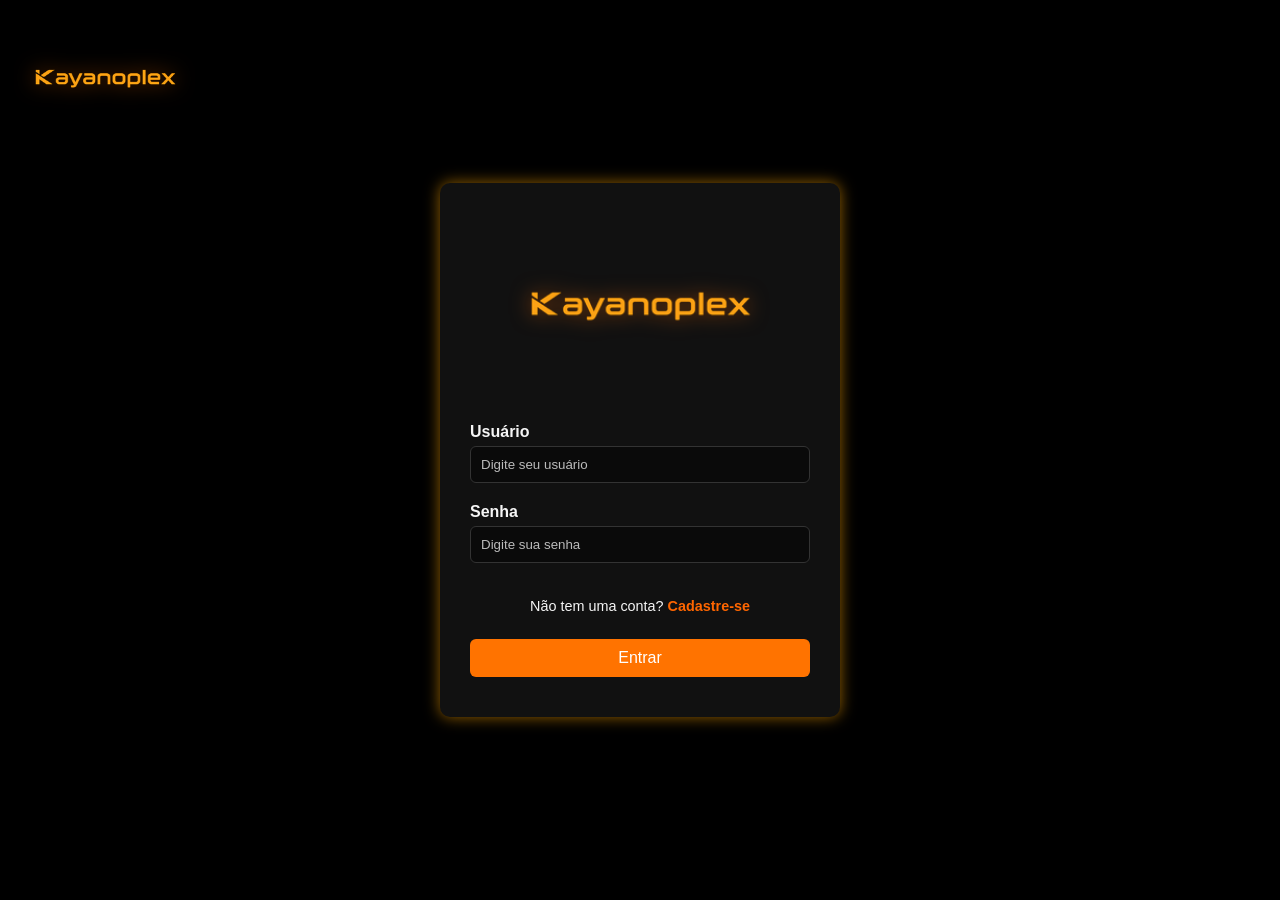
<file: login.html>
<!DOCTYPE html> 
<html lang="pt-BR">
<head>
  <meta charset="UTF-8" />
  <meta name="viewport" content="width=device-width, initial-scale=1.0" />
  <title>Login - Kayanoplex</title>
  <link href="https://fonts.googleapis.com/css2?family=Audiowide&display=swap" rel="stylesheet">
  <link rel="stylesheet" href="login.css">
</head>
<body>
  <!-- Logo no canto superior esquerdo -->
  <img src="logo.png" alt="logo" class="logo-canto">

  <div class="login-container">
    <!-- Logo principal no lugar do título -->
    <img src="logo.png" alt="Kayanoplex Logo" class="logo-centro">

    <!-- Formulário de Login -->
    <form id="loginForm">
      <label for="username">Usuário</label>
      <input type="text" id="username" placeholder="Digite seu usuário" required>

      <label for="password">Senha</label>
      <input type="password" id="password" placeholder="Digite sua senha" required>

      <!-- Link de Cadastro -->
      <p class="cadastre-se">
        Não tem uma conta? <a href="javascript:void(0)" onclick="toggleCadastroForm()">Cadastre-se</a>
      </p>

      <button type="submit">Entrar</button>
    </form>

    <!-- Formulário de Cadastro -->
    <div id="cadastroForm" style="display: none;">
      <h2 class="cadastro-title"></h2>
      <form id="registerForm">
        <label for="fullName">Nome Completo</label>
        <input type="text" id="fullName" placeholder="Digite seu nome completo" required>

        <label for="email">E-mail</label>
        <input type="email" id="email" placeholder="Digite seu e-mail" required>

        <label for="newPassword">Senha</label>
        <input type="password" id="newPassword" placeholder="Digite sua senha" required>

        <label for="confirmPassword">Confirmar Senha</label>
        <input type="password" id="confirmPassword" placeholder="Confirme sua senha" required>

        <button type="submit">Cadastrar</button>
      </form>

      <!-- Link para voltar ao Login -->
      <p>Já tem uma conta? <a href="javascript:void(0)" onclick="toggleCadastroForm()">Voltar para o login</a></p>
    </div>
  </div>

  <script src="login.js"></script>
</body>
</html>
</file>
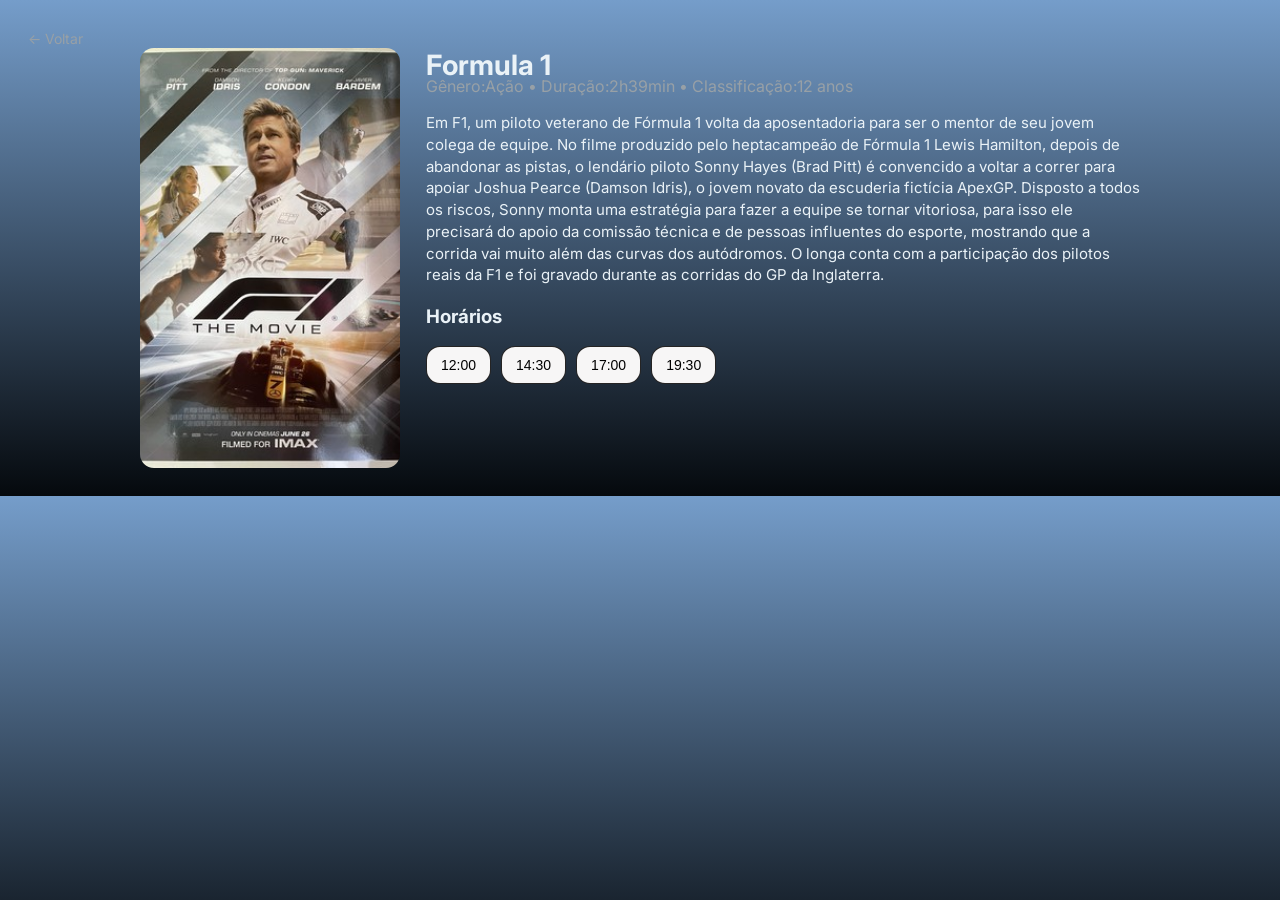
<file: se1.html>
<!doctype html>
<html lang="pt-BR">
<head>
  <meta charset="utf-8" />
  <meta name="viewport" content="width=device-width, initial-scale=1" />
  <title>Sessões — Filme</title>
  <link href="https://fonts.googleapis.com/css2?family=Inter:wght@300;400;600;700&display=swap" rel="stylesheet">
  <style>
    :root{
      --bg:#759dca; --card:#faffff; --muted:#98a0a6; --accent:#ff6b6b; --radius:14px;
    }
    body{
      margin:0; font-family:'Inter',sans-serif;
      background:linear-gradient(180deg,var(--bg),#05090d);
      color:#eaf2f7; padding:28px;
    }
    .container{max-width:1000px;margin:auto;display:flex;gap:26px;}
    .poster{width:280px;min-width:260px;border-radius:var(--radius);overflow:hidden;height:420px;background:#0c1215;}
    .poster img{width:100%;height:100%;object-fit:cover;}
    h1{margin:0;font-size:28px;} .genero{color:var(--muted);margin-top:-6px;}
    .sinopse{line-height:1.45;font-size:15px;}
    .horarios{margin-top:10px;display:flex;flex-wrap:wrap;gap:10px;}
    .hora{padding:10px 14px;font-size:14px;border-radius:var(--radius);background:rgb(247, 246, 246);border:1px solid rgba(14, 13, 13, 0.897);cursor:pointer;transition:.15s;}    
    .hora:hover{transform:translateY(-3px);}    
    .voltar a{color:var(--muted);text-decoration:none;font-size:14px;} .voltar a:hover{color:#fff;}     
    @media(max-width:750px){.container{flex-direction:column;text-align:center}.poster{width:60%;height:auto}}
  </style>
</head>
<body>

<div class="voltar"><a href="index.html">← Voltar</a></div>

<div class="container">
  <!-- ALTERAR SOMENTE ESTA IMAGEM PARA O FILME -->
  <div class="poster">
    <img src="f4.jpg" alt="Poster do filme" />
  </div>

  <div class="info">
    <!-- TÍTULO DO FILME -->
    <h1 id="titulo-filme">Formula 1</h1>
    
    <!-- GÊNERO / CLASSIFICAÇÃO / DURAÇÃO -->
    <p class="genero" id="info-filme">Gênero:Ação • Duração:2h39min • Classificação:12 anos</p>

    <!-- SINOPSE - ALTERAR ESSE TEXTO -->
    <p class="sinopse" id="sinopse-filme">
     Em F1, um piloto veterano de Fórmula 1 volta da aposentadoria para ser o mentor de seu jovem colega de equipe.
     No filme produzido pelo heptacampeão de Fórmula 1 Lewis Hamilton, depois de abandonar as pistas, o lendário piloto Sonny Hayes (Brad Pitt)
     é convencido a voltar a correr para apoiar Joshua Pearce (Damson Idris), o jovem novato da escuderia fictícia ApexGP.
     Disposto a todos os riscos, Sonny monta uma estratégia para fazer a equipe se tornar vitoriosa, para isso ele precisará do apoio da comissão técnica e de pessoas influentes do esporte,
     mostrando que a corrida vai muito além das curvas dos autódromos. O longa conta com a participação dos pilotos reais da F1 e foi gravado durante as corridas do GP da Inglaterra.
    </p>

    <h3>Horários</h3>
    <div class="horarios">
      <button class="hora">12:00</button>
      <button class="hora">14:30</button>
      <button class="hora">17:00</button>
      <button class="hora">19:30</button>
    </div>
  </div>
</div>

</body>
</html>
</file>
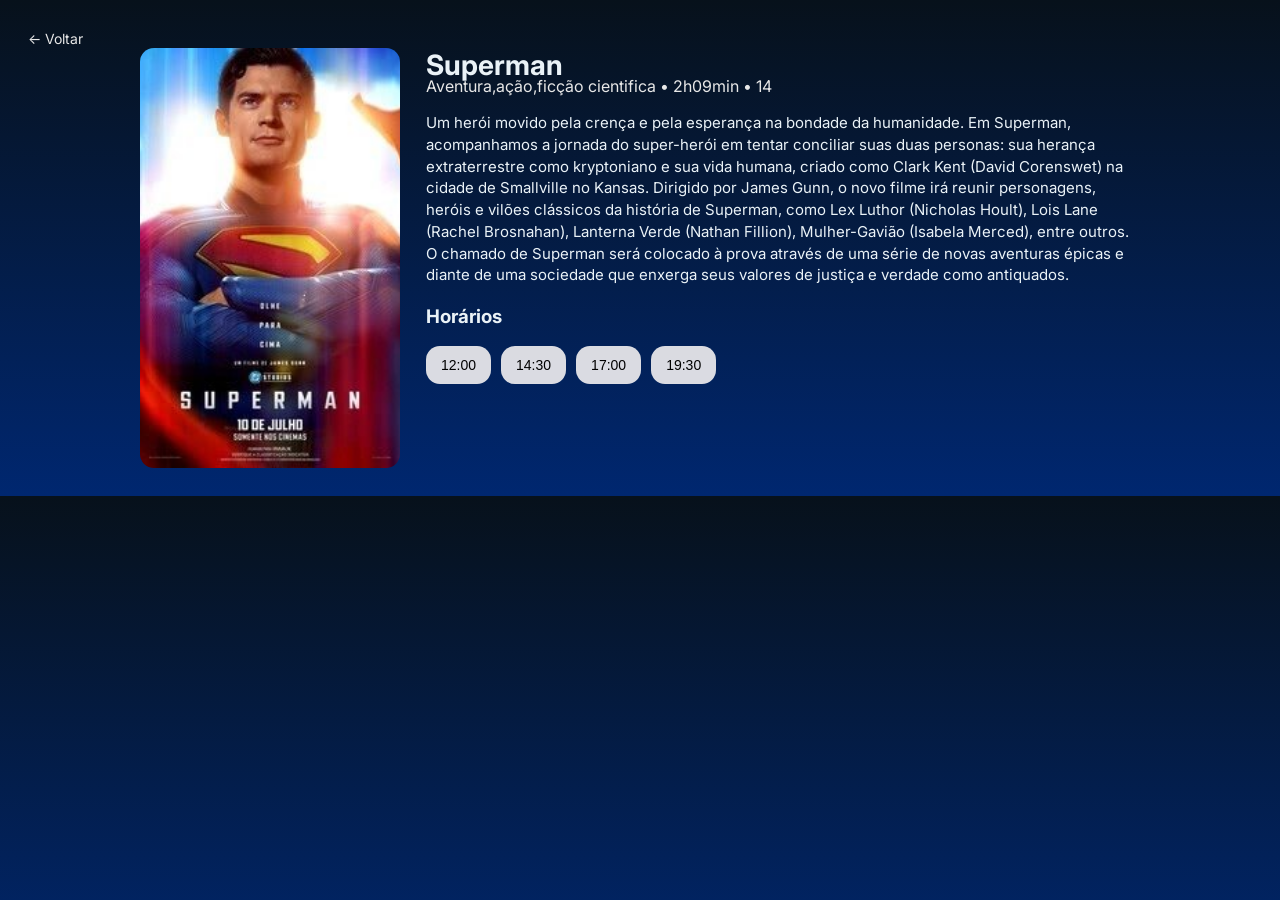
<file: se2.html>
<!doctype html>
<html lang="pt-BR">
<head>
  <meta charset="utf-8" />
  <meta name="viewport" content="width=device-width, initial-scale=1" />
  <title>Sessões — Filme</title>
  <link href="https://fonts.googleapis.com/css2?family=Inter:wght@300;400;600;700&display=swap" rel="stylesheet">
  <style>
    :root{
      --bg:#07111b; --card:#bb5d05; --muted:#e7e7e7; --accent:#bae910; --radius:14px;
    }
    body{
      margin:0; font-family:'Inter',sans-serif;
      background:linear-gradient(180deg,var(--bg),#002770);
      color:#eaf2f7; padding:28px;
    }
    .container{max-width:1000px;margin:auto;display:flex;gap:26px;}
    .poster{width:280px;min-width:260px;border-radius:var(--radius);overflow:hidden;height:420px;background:#0c1215;}
    .poster img{width:100%;height:100%;object-fit:cover;}
    h1{margin:0;font-size:28px;} .genero{color:var(--muted);margin-top:-6px;}
    .sinopse{line-height:1.45;font-size:15px;}
    .horarios{margin-top:10px;display:flex;flex-wrap:wrap;gap:10px;}
    .hora{padding:10px 14px;font-size:14px;border-radius:var(--radius);background:rgba(245, 243, 243, 0.89);border:1px solid rgba(255,255,255,0.03);cursor:pointer;transition:.15s;}    
    .hora:hover{transform:translateY(-3px);}    
    .voltar a{color:var(--muted);text-decoration:none;font-size:14px;} .voltar a:hover{color:#fff;}     
    @media(max-width:750px){.container{flex-direction:column;text-align:center}.poster{width:60%;height:auto}}
  </style>
</head>
<body>

<div class="voltar"><a href="index.html">← Voltar</a></div>

<div class="container">
  <!-- ALTERAR SOMENTE ESTA IMAGEM PARA O FILME -->
  <div class="poster">
    <img src="super.jpg" alt="Poster do filme" />
  </div>

  <div class="info">
    <!-- TÍTULO DO FILME -->
    <h1 id="titulo-filme">Superman</h1>
    
    <!-- GÊNERO / CLASSIFICAÇÃO / DURAÇÃO -->
    <p class="genero" id="info-filme">Aventura,ação,ficção cientifica • 2h09min • 14</p>

    <!-- SINOPSE - ALTERAR ESSE TEXTO -->
    <p class="sinopse" id="sinopse-filme">
     Um herói movido pela crença e pela esperança na bondade da humanidade. 
     Em Superman, acompanhamos a jornada do super-herói em tentar conciliar suas duas personas:
     sua herança extraterrestre como kryptoniano e sua vida humana, 
     criado como Clark Kent (David Corenswet) na cidade de Smallville no Kansas. 
     Dirigido por James Gunn, o novo filme irá reunir personagens, heróis e vilões clássicos da história de Superman,
     como Lex Luthor (Nicholas Hoult), Lois Lane (Rachel Brosnahan), Lanterna Verde (Nathan Fillion), Mulher-Gavião (Isabela Merced), entre outros.
     O chamado de Superman será colocado à prova através de uma série de novas aventuras épicas e diante de uma sociedade
     que enxerga seus valores de justiça e verdade como antiquados.
    </p>

    <h3>Horários</h3>
    <div class="horarios">
      <button class="hora">12:00</button>
      <button class="hora">14:30</button>
      <button class="hora">17:00</button>
      <button class="hora">19:30</button>
    </div>
  </div>
</div>

</body>
</html>
</file>
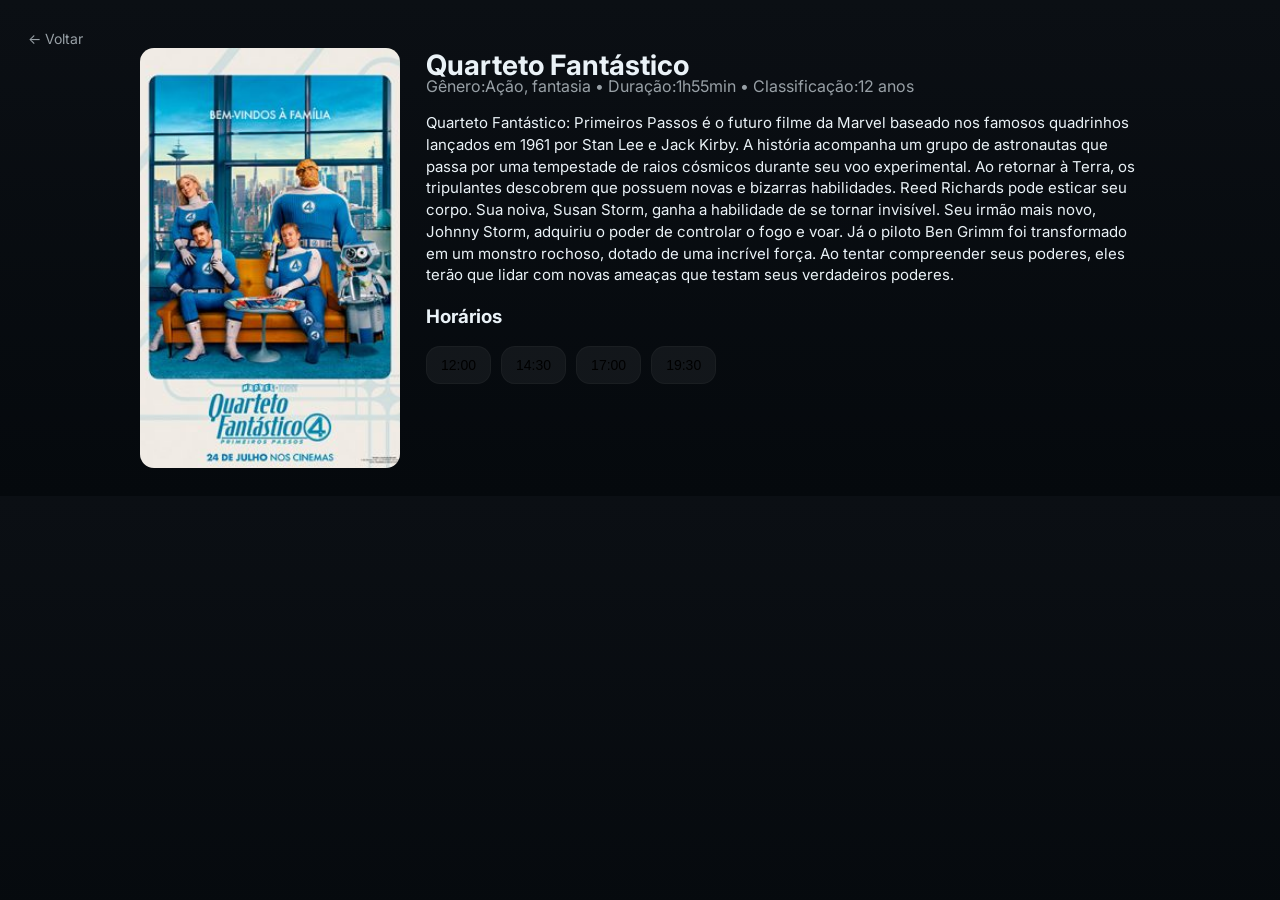
<file: se3.html>
<!doctype html>
<html lang="pt-BR">
<head>
  <meta charset="utf-8" />
  <meta name="viewport" content="width=device-width, initial-scale=1" />
  <title>Sessões — Filme</title>
  <link href="https://fonts.googleapis.com/css2?family=Inter:wght@300;400;600;700&display=swap" rel="stylesheet">
  <style>
    :root{
      --bg:#0b0f14; --card:#10161b; --muted:#98a0a6; --accent:#ff6b6b; --radius:14px;
    }
    body{
      margin:0; font-family:'Inter',sans-serif;
      background:linear-gradient(180deg,var(--bg),#05090d);
      color:#eaf2f7; padding:28px;
    }
    .container{max-width:1000px;margin:auto;display:flex;gap:26px;}
    .poster{width:280px;min-width:260px;border-radius:var(--radius);overflow:hidden;height:420px;background:#0c1215;}
    .poster img{width:100%;height:100%;object-fit:cover;}
    h1{margin:0;font-size:28px;} .genero{color:var(--muted);margin-top:-6px;}
    .sinopse{line-height:1.45;font-size:15px;}
    .horarios{margin-top:10px;display:flex;flex-wrap:wrap;gap:10px;}
    .hora{padding:10px 14px;font-size:14px;border-radius:var(--radius);background:rgba(255,255,255,0.05);border:1px solid rgba(255,255,255,0.03);cursor:pointer;transition:.15s;}    
    .hora:hover{transform:translateY(-3px);}    
    .voltar a{color:var(--muted);text-decoration:none;font-size:14px;} .voltar a:hover{color:#fff;}     
    @media(max-width:750px){.container{flex-direction:column;text-align:center}.poster{width:60%;height:auto}}
  </style>
</head>
<body>

<div class="voltar"><a href="index.html">← Voltar</a></div>

<div class="container">
  <!-- ALTERAR SOMENTE ESTA IMAGEM PARA O FILME -->
  <div class="poster">
    <img src="q5.jpg" alt="Poster do filme" />
  </div>

  <div class="info">
    <!-- TÍTULO DO FILME -->
    <h1 id="titulo-filme">Quarteto Fantástico</h1>
    
    <!-- GÊNERO / CLASSIFICAÇÃO / DURAÇÃO -->
    <p class="genero" id="info-filme">Gênero:Ação, fantasia • Duração:1h55min • Classificação:12 anos</p>

    <!-- SINOPSE - ALTERAR ESSE TEXTO -->
    <p class="sinopse" id="sinopse-filme">
     Quarteto Fantástico: Primeiros Passos é o futuro filme da Marvel baseado nos famosos quadrinhos lançados em 1961 por Stan Lee e Jack Kirby.
     A história acompanha um grupo de astronautas que passa por uma tempestade de raios cósmicos durante seu voo experimental.
     Ao retornar à Terra, os tripulantes descobrem que possuem novas e bizarras habilidades. Reed Richards pode esticar seu corpo.
     Sua noiva, Susan Storm, ganha a habilidade de se tornar invisível. Seu irmão mais novo, Johnny Storm, adquiriu o poder de controlar o fogo e voar.
     Já o piloto Ben Grimm foi transformado em um monstro rochoso, dotado de uma incrível força. Ao tentar compreender seus poderes, eles terão que lidar com novas ameaças que testam seus verdadeiros poderes.
    </p>

    <h3>Horários</h3>
    <div class="horarios">
      <button class="hora">12:00</button>
      <button class="hora">14:30</button>
      <button class="hora">17:00</button>
      <button class="hora">19:30</button>
    </div>
  </div>
</div>

</body>
</html>
</file>
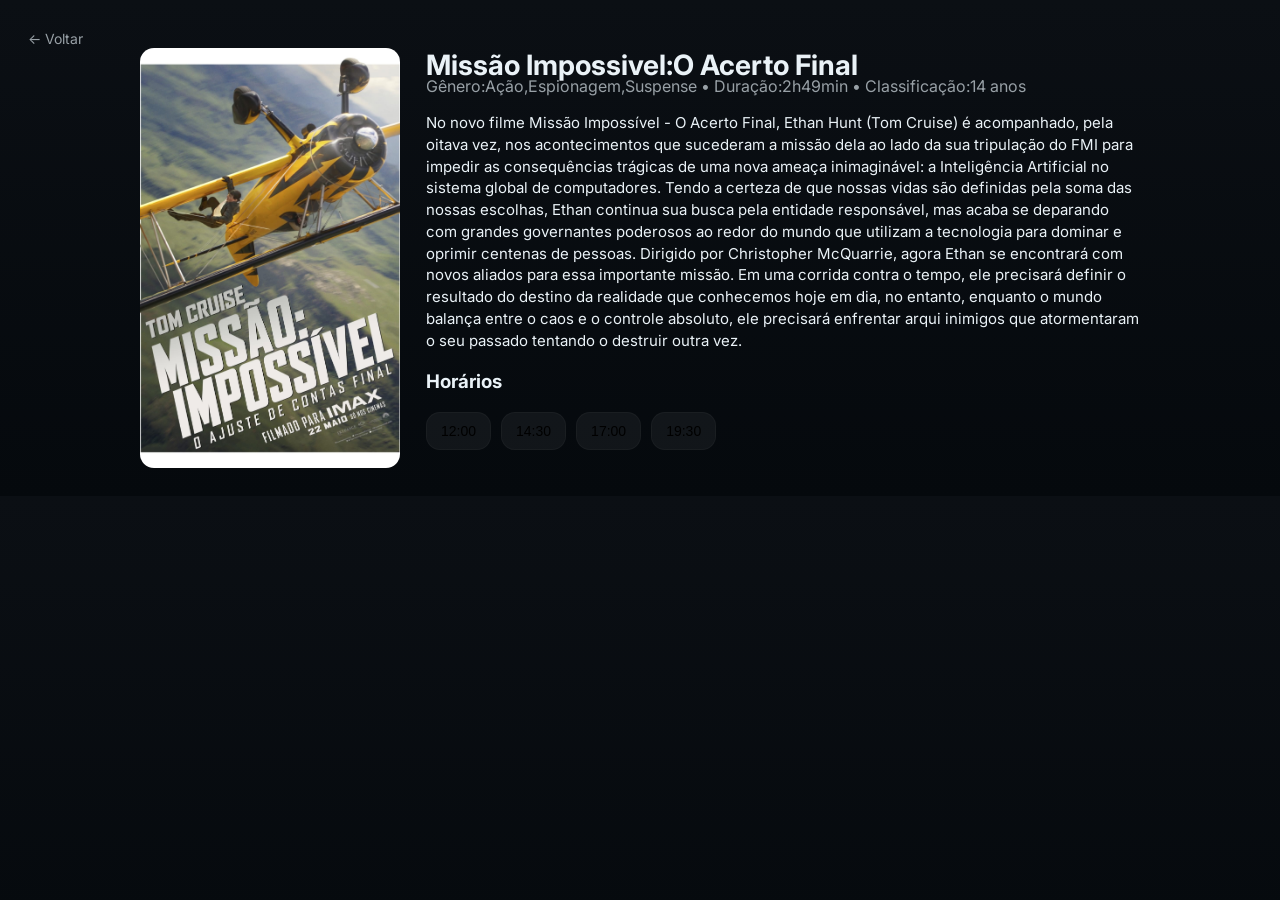
<file: se4.html>
<!doctype html>
<html lang="pt-BR">
<head>
  <meta charset="utf-8" />
  <meta name="viewport" content="width=device-width, initial-scale=1" />
  <title>Sessões — Filme</title>
  <link href="https://fonts.googleapis.com/css2?family=Inter:wght@300;400;600;700&display=swap" rel="stylesheet">
  <style>
    :root{
      --bg:#0b0f14; --card:#10161b; --muted:#98a0a6; --accent:#ff6b6b; --radius:14px;
    }
    body{
      margin:0; font-family:'Inter',sans-serif;
      background:linear-gradient(180deg,var(--bg),#05090d);
      color:#eaf2f7; padding:28px;
    }
    .container{max-width:1000px;margin:auto;display:flex;gap:26px;}
    .poster{width:280px;min-width:260px;border-radius:var(--radius);overflow:hidden;height:420px;background:#0c1215;}
    .poster img{width:100%;height:100%;object-fit:cover;}
    h1{margin:0;font-size:28px;} .genero{color:var(--muted);margin-top:-6px;}
    .sinopse{line-height:1.45;font-size:15px;}
    .horarios{margin-top:10px;display:flex;flex-wrap:wrap;gap:10px;}
    .hora{padding:10px 14px;font-size:14px;border-radius:var(--radius);background:rgba(255,255,255,0.05);border:1px solid rgba(255,255,255,0.03);cursor:pointer;transition:.15s;}    
    .hora:hover{transform:translateY(-3px);}    
    .voltar a{color:var(--muted);text-decoration:none;font-size:14px;} .voltar a:hover{color:#fff;}     
    @media(max-width:750px){.container{flex-direction:column;text-align:center}.poster{width:60%;height:auto}}
  </style>
</head>
<body>

<div class="voltar"><a href="index.html">← Voltar</a></div>

<div class="container">
  <!-- ALTERAR SOMENTE ESTA IMAGEM PARA O FILME -->
  <div class="poster">
    <img src="m5.jpg" alt="Poster do filme" />
  </div>

  <div class="info">
    <!-- TÍTULO DO FILME -->
    <h1 id="titulo-filme">Missão Impossivel:O Acerto Final</h1>
    
    <!-- GÊNERO / CLASSIFICAÇÃO / DURAÇÃO -->
    <p class="genero" id="info-filme">Gênero:Ação,Espionagem,Suspense • Duração:2h49min • Classificação:14 anos</p>

    <!-- SINOPSE - ALTERAR ESSE TEXTO -->
    <p class="sinopse" id="sinopse-filme">
     No novo filme Missão Impossível - O Acerto Final, Ethan Hunt (Tom Cruise) é acompanhado, pela oitava vez, 
     nos acontecimentos que sucederam a missão dela ao lado da sua tripulação do FMI para impedir as consequências trágicas de uma nova ameaça inimaginável:
     a Inteligência Artificial no sistema global de computadores. Tendo a certeza de que nossas vidas são definidas pela soma das nossas escolhas, 
     Ethan continua sua busca pela entidade responsável, mas acaba se deparando com grandes governantes poderosos ao redor do mundo que utilizam a tecnologia para dominar e oprimir centenas de pessoas.
     Dirigido por Christopher McQuarrie, agora Ethan se encontrará com novos aliados para essa importante missão. 
     Em uma corrida contra o tempo, ele precisará definir o resultado do destino da realidade que conhecemos hoje em dia, no entanto, enquanto o mundo balança entre o caos e o controle absoluto,
     ele precisará enfrentar arqui inimigos que atormentaram o seu passado tentando o destruir outra vez.
    </p>

    <h3>Horários</h3>
    <div class="horarios">
      <button class="hora">12:00</button>
      <button class="hora">14:30</button>
      <button class="hora">17:00</button>
      <button class="hora">19:30</button>
    </div>
  </div>
</div>

</body>
</html>
</file>
<file: login.css>
:root {
  --bg-color: #000000;         
  --container-color: #111111;  
  --text-color: #f5f5f5;
  --accent-color: #ff7300;     
  --accent-hover: #ff5100;     
  --title-color: #cc5500;      
  --border-color: #333;
}

* {
  box-sizing: border-box;
  margin: 0;
  padding: 0;
  font-family: Arial, sans-serif;
}

body {
  background-color: var(--bg-color);
  color: var(--text-color);
  display: flex;
  justify-content: center;
  align-items: center;
  height: 100vh;
  position: relative;
}

.logo-canto {
  position: absolute;
  top: 25px;
  left: 25px;
  width: 160px;
  height: auto;
  object-fit: contain;
  filter: drop-shadow(0 0 10px rgba(255, 107, 0, 0.5));
}

.logo-centro {
  width: 250px;
  height: auto;
  margin-bottom: 30px;
  object-fit: contain;
  filter: drop-shadow(0 0 10px rgba(255, 107, 0, 0.5));
}

.login-container {
  background: var(--container-color);
  padding: 40px 30px;
  border-radius: 10px;
  width: 100%;
  max-width: 400px;
  box-shadow: 0 0 15px rgba(255, 166, 0, 0.582);
  text-align: center;
}

.login-container label {
  display: block;
  text-align: left;
  margin-bottom: 5px;
  font-weight: bold;
}

.login-container input {
  width: 100%;
  padding: 10px;
  margin-bottom: 20px;
  border-radius: 6px;
  border: 1px solid var(--border-color);
  background: #0a0a0a;
  color: var(--text-color);
}

.login-container input::placeholder {
  color: #bbb;
}

.login-container button {
  width: 100%;
  padding: 10px;
  border: none;
  border-radius: 6px;
  background: var(--accent-color);
  color: #fff;
  font-size: 1rem;
  cursor: pointer;
  transition: background 0.3s ease;
}

.login-container button:hover {
  background: var(--accent-hover);
}

.cadastre-se {
  text-align: center;
  margin: 15px 0 25px; /* Aumenta o espaço acima e abaixo */
  font-size: 0.9em;
}

.cadastre-se a {
  color: #ff6600; /* Cor do tema */
  text-decoration: none;
  font-weight: bold;
}

.cadastre-se a:hover {
  text-decoration: underline;
}

/* Estilos para o Formulário de Cadastro */
#cadastroForm {
  margin-top: 20px;
  background-color: var(--container-color);
  padding: 20px;
  border-radius: 8px;
  box-shadow: 0 0 10px rgba(0, 0, 0, 0.1);
}

#cadastroForm input {
  width: 100%;
  padding: 10px;
  margin: 10px 0;
  border-radius: 6px;
  border: 1px solid var(--border-color);
  background: #0a0a0a;
  color: var(--text-color);
}

#cadastroForm button {
  background-color: #ff6600;
  color: white;
  padding: 10px 20px;
  border: none;
  border-radius: 6px;
  cursor: pointer;
}

#cadastroForm button:hover {
  background-color: #e65c00;
}

#cadastroForm p {
  text-align: center;
  font-size: 0.9em;
}

#cadastroForm p a {
  color: #ff6600;
  text-decoration: none;
}

#cadastroForm p a:hover {
  text-decoration: underline;
}

.cadastro-title {
  font-family: 'Audiowide', sans-serif;
  color: var(--accent-color);
  font-size: 2em;
  margin-bottom: 20px;
}
</file>
